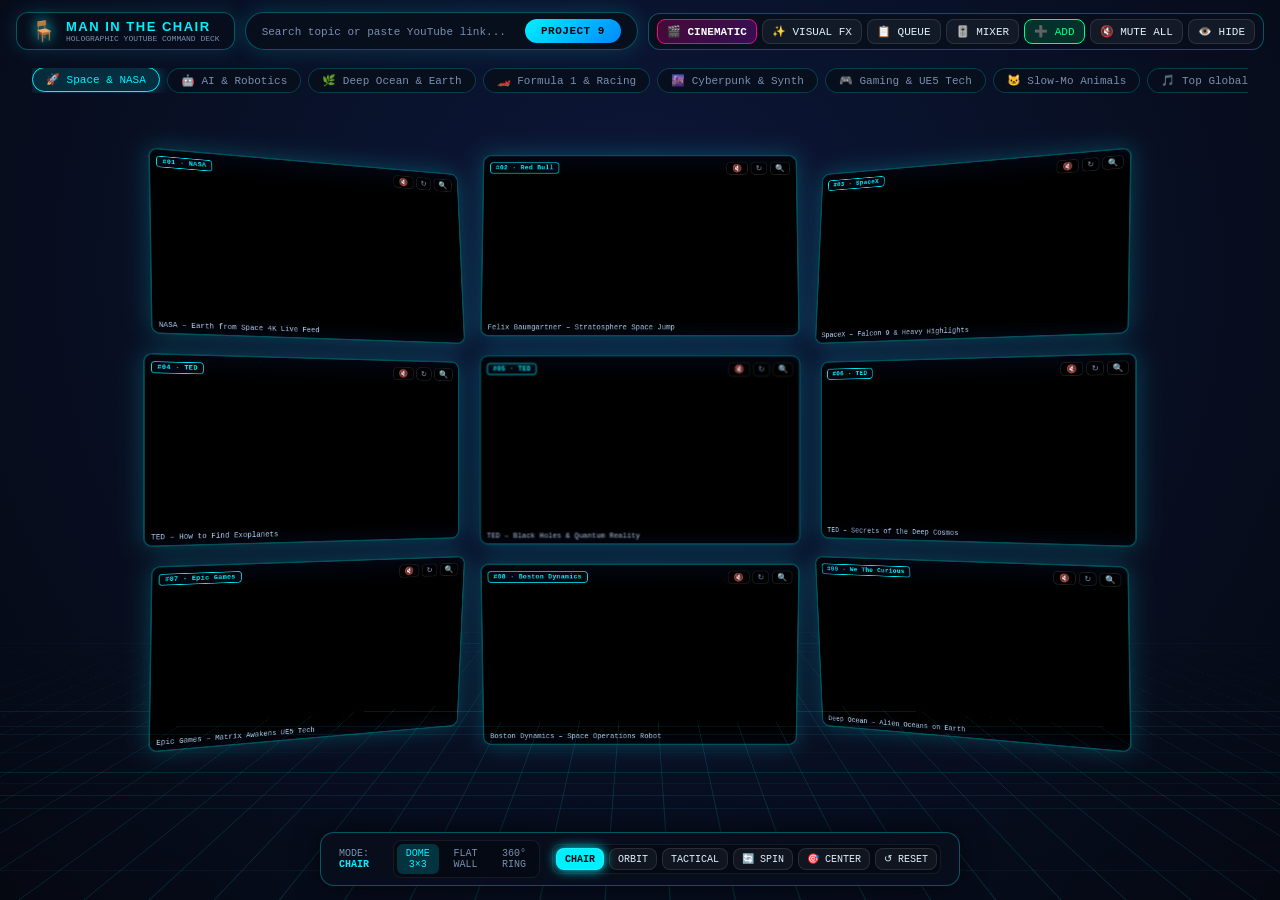
<file: index.html>
<!DOCTYPE html>
<html lang="en">
<head>
  <meta charset="UTF-8" />
  <meta name="viewport" content="width=device-width, initial-scale=1.0" />
  <title>MAN IN THE CHAIR · 3D Multi-Stream Command Deck</title>
  <link rel="stylesheet" href="static/style.css" />
</head>
<body>

  <!-- 3D VIEWPORT -->
  <div id="viewport">
    <div class="floor-grid"></div>
    <div id="screens-cluster"></div>
  </div>

  <!-- FLOATING RESTORE UI BUTTON (Visible when UI is hidden) -->
  <button id="ui-restore-btn" style="display: none;">👁️ RESTORE UI [H]</button>

  <!-- TOP HUD -->
  <header class="top-hud">
    <div class="brand">
      <span class="brand-icon">🪑</span>
      <div>
        <div class="brand-name">MAN IN THE CHAIR</div>
        <div class="brand-sub">HOLOGRAPHIC YOUTUBE COMMAND DECK</div>
      </div>
    </div>

    <!-- MAIN SEARCH BAR -->
    <form class="search-bar" id="search-form">
      <input type="text" id="search-input" placeholder="Search topic or paste YouTube link..." autocomplete="off" />
      <button type="submit">PROJECT 9</button>
    </form>

    <!-- RIGHT HUD ACTIONS -->
    <div class="hud-controls">
      <button class="hud-btn highlight-btn" id="btn-cinematic" title="Trigger Cinematic Experience">🎬 CINEMATIC</button>
      <button class="hud-btn" id="btn-visual-fx" title="Hologram Shaders & Visual Controls">✨ VISUAL FX</button>
      <button class="hud-btn" id="btn-playlist" title="Active Streams List">📋 QUEUE</button>
      <button class="hud-btn" id="btn-mixer" title="Audio Mixer & Spatial Falloff">🎚️ MIXER</button>
      <button class="hud-btn add-btn" id="btn-add" title="Deploy custom stream">➕ ADD</button>
      <button class="hud-btn" id="btn-mute-all" title="Master Audio Toggle">🔇 MUTE ALL</button>
      <button class="hud-btn" id="btn-hide-ui" title="Hide User Interface [H]">👁️ HIDE</button>
    </div>
  </header>

  <!-- CATEGORY PILLS BAR -->
  <nav class="pills-bar" id="pills-bar">
    <button class="pill active" data-cat="space">🚀 Space & NASA</button>
    <button class="pill" data-cat="ai">🤖 AI & Robotics</button>
    <button class="pill" data-cat="nature">🌿 Deep Ocean & Earth</button>
    <button class="pill" data-cat="f1">🏎️ Formula 1 & Racing</button>
    <button class="pill" data-cat="cyberpunk">🌆 Cyberpunk & Synth</button>
    <button class="pill" data-cat="gaming">🎮 Gaming & UE5 Tech</button>
    <button class="pill" data-cat="cats">🐱 Slow-Mo Animals</button>
    <button class="pill" data-cat="music">🎵 Top Global Music</button>
  </nav>

  <!-- VISUAL FX DRAWER (Left) -->
  <aside class="side-panel left-drawer" id="visual-fx-panel">
    <div class="panel-title-row">
      <span>✨ VISUAL ELEMENTS & SHADERS</span>
      <button class="panel-close-btn" id="visual-fx-close">✕</button>
    </div>

    <!-- Theme Shaders -->
    <div class="vfx-section">
      <div class="vfx-label">COLOR THEME & VECTOR SHADERS</div>
      <div class="theme-grid">
        <button class="theme-btn active" data-theme="cyber">CYBER</button>
        <button class="theme-btn" data-theme="green-vector">MATRIX 🟢</button>
        <button class="theme-btn" data-theme="amber-tactical">AMBER 🟠</button>
        <button class="theme-btn" data-theme="cyan-holo">CYAN 🔵</button>
        <button class="theme-btn" data-theme="synthwave">SYNTH 🟣</button>
      </div>
    </div>

    <!-- Layout Density / Screen Spacing -->
    <div class="vfx-section">
      <div class="vfx-label">SCREEN SPACING & GRID DENSITY</div>
      <div class="slider-group">
        <label>Spacing</label>
        <input type="range" id="sl-screen-spacing" min="0.4" max="1.8" step="0.05" value="1.0" />
        <span id="spacing-val">1.0x</span>
      </div>
    </div>

    <!-- Optical Depth of Field (DoF) -->
    <div class="vfx-section">
      <div class="vfx-label">OPTICAL DEPTH OF FIELD (DOF)</div>
      <div class="mixer-toggle-row">
        <label class="toggle-switch">
          <input type="checkbox" id="chk-dof-enable" />
          <span class="toggle-slider"></span>
        </label>
        <span class="toggle-label">Dynamic Distance Blur</span>
      </div>
      <div class="slider-group">
        <label>Blur Px</label>
        <input type="range" id="sl-dof-strength" min="1" max="14" step="1" value="6" />
      </div>
    </div>

    <!-- Holographic Scanlines & Grid -->
    <div class="vfx-section">
      <div class="vfx-label">HOLOGRAPHIC SCANLINES & ENVIRONMENT</div>
      <div class="mixer-toggle-row">
        <label class="toggle-switch">
          <input type="checkbox" id="chk-scanlines-enable" checked />
          <span class="toggle-slider"></span>
        </label>
        <span class="toggle-label">CRT Scanline Mesh</span>
      </div>
      <div class="slider-group">
        <label>Scanlines</label>
        <input type="range" id="sl-scanlines-opacity" min="0" max="0.6" step="0.02" value="0.22" />
      </div>
      <div class="slider-group">
        <label>Floor Grid</label>
        <input type="range" id="sl-floor-brightness" min="0" max="1.5" step="0.05" value="1.0" />
      </div>
    </div>
  </aside>

  <!-- ACTIVE STREAMS QUEUE PANEL (Left) -->
  <aside class="side-panel left-drawer" id="playlist-panel">
    <div class="panel-title-row">
      <span>📋 PROJECTED FEEDS (<span id="stat-count">9</span>)</span>
      <button class="panel-close-btn" id="playlist-close">✕</button>
    </div>
    <div class="playlist-sub" id="playlist-queue-info">Fetching live queue...</div>
    <div class="playlist-scroll" id="playlist-list"></div>
  </aside>

  <!-- AUDIO MIXER & SPATIAL AUDIO PANEL (Right) -->
  <aside class="side-panel right-drawer" id="mixer-panel">
    <div class="panel-title-row">
      <span>🎚️ MULTI-CHANNEL AUDIO & SPATIAL ACOUSTICS</span>
      <button class="panel-close-btn" id="mixer-close">✕</button>
    </div>

    <!-- Master & Solo Mode -->
    <div class="mixer-master-box">
      <div class="master-row">
        <span>MASTER VOLUME</span>
        <span id="master-vol-val">100%</span>
      </div>
      <input type="range" id="sl-master-vol" min="0" max="100" value="100" style="width:100%; accent-color: var(--cyan);" />
      <div class="mixer-toggle-row">
        <label class="toggle-switch">
          <input type="checkbox" id="chk-solo-mode" checked />
          <span class="toggle-slider"></span>
        </label>
        <span class="toggle-label">Solo Mode (Unmuting one mutes others)</span>
      </div>
    </div>

    <!-- 3D Spatial Audio Positioning -->
    <div class="spatial-audio-box">
      <div class="spatial-header">🛰️ 3D SPATIAL PROXIMITY MIXER</div>
      <div class="mixer-toggle-row">
        <label class="toggle-switch">
          <input type="checkbox" id="chk-spatial-enable" checked />
          <span class="toggle-slider"></span>
        </label>
        <span class="toggle-label">Auto-mix volume by Camera Distance</span>
      </div>
      <div class="slider-group">
        <label>Falloff Sep</label>
        <input type="range" id="sl-spatial-sep" min="0.2" max="2.5" step="0.1" value="1.0" />
      </div>
      <div class="mixer-toggle-row">
        <label class="toggle-switch">
          <input type="checkbox" id="chk-single-priority" />
          <span class="toggle-slider"></span>
        </label>
        <span class="toggle-label">Single Video Dominance Priority</span>
      </div>
    </div>

    <!-- Per-Screen Audio Faders -->
    <div class="mixer-strips-scroll" id="mixer-strips"></div>
  </aside>

  <!-- SCREEN SPATIAL ADJUSTER PANEL (Right) -->
  <aside class="side-panel right-drawer" id="adj-panel">
    <div class="panel-title-row">
      <span id="adj-screen-label">SCREEN ADJUSTER</span>
      <button class="panel-close-btn" id="adj-close">✕</button>
    </div>
    <div class="slider-group">
      <label>Scale</label>
      <input type="range" id="sl-scale" min="0.3" max="2.4" step="0.05" value="1" />
    </div>
    <div class="slider-group">
      <label>X-Offset</label>
      <input type="range" id="sl-x" min="-1200" max="1200" step="10" value="0" />
    </div>
    <div class="slider-group">
      <label>Y-Offset</label>
      <input type="range" id="sl-y" min="-700" max="700" step="10" value="0" />
    </div>
    <div class="slider-group">
      <label>Depth (Z)</label>
      <input type="range" id="sl-z" min="-800" max="400" step="10" value="0" />
    </div>
    <div class="slider-group">
      <label>Angle (Y)</label>
      <input type="range" id="sl-rot" min="-60" max="60" step="1" value="0" />
    </div>
    <div class="panel-actions">
      <button class="panel-btn" id="adj-save">💾 Save</button>
      <button class="panel-btn" id="adj-load">📂 Load</button>
      <button class="panel-btn danger" id="adj-remove">🗑 Remove</button>
    </div>
  </aside>

  <!-- BOTTOM STATUS & CAMERA BAR -->
  <footer class="bottom-bar">
    <div class="stat">MODE: <strong id="stat-cam">CHAIR</strong></div>
    <div class="layout-btns">
      <button class="layout-btn active" data-layout="dome">DOME 3×3</button>
      <button class="layout-btn" data-layout="flat">FLAT WALL</button>
      <button class="layout-btn" data-layout="ring">360° RING</button>
    </div>
    <div class="layout-btns">
      <button class="hud-btn sm cam-btn active" data-cam="chair">CHAIR</button>
      <button class="hud-btn sm cam-btn" data-cam="orbit">ORBIT</button>
      <button class="hud-btn sm cam-btn" data-cam="tactical">TACTICAL</button>
      <button class="hud-btn sm" id="btn-spin-toggle">🔄 SPIN</button>
      <button class="hud-btn sm" id="btn-reset-cam">🎯 CENTER</button>
      <button class="hud-btn sm" id="btn-reset-layout">↺ RESET</button>
    </div>
  </footer>

  <!-- ADD SCREEN MODAL -->
  <div class="modal-back" id="add-modal">
    <div class="modal">
      <div class="modal-title">DEPLOY CUSTOM STREAM</div>
      <div class="modal-sub">Enter any topic or paste a direct YouTube video URL:</div>
      <input type="text" id="modal-input" placeholder="e.g. quantum physics or https://youtube.com/..." autocomplete="off" />
      <div class="modal-btns">
        <button class="panel-btn confirm" id="modal-confirm">PROJECT STREAM</button>
        <button class="panel-btn" id="modal-cancel">CANCEL</button>
      </div>
    </div>
  </div>

  <!-- CINEMATIC LAUNCHER MODAL -->
  <div class="modal-back" id="cinematic-modal">
    <div class="modal cinematic-modal-box">
      <div class="modal-title">🎬 LAUNCH CINEMATIC ORCHESTRATION</div>
      <div class="modal-sub">Choose a cinematic flight sequence (preheats streams with 5-second buffer countdown):</div>
      <input type="text" id="cinematic-input" placeholder="Enter topic (e.g. Deep Space, Cyberpunk, F1)..." autocomplete="off" />
      
      <div class="cinematic-options-grid">
        <div class="cin-opt-card" data-opt="1">
          <div class="cin-opt-title">🌟 OPTION 1: 25-STREAM COSMIC CONSTELLATION</div>
          <div class="cin-opt-desc">Starts from pure black with hero video in close-up. Over 52s, camera glides back as 25 feeds dissolve into floating multi-tiered depth with distance-based darkness shading.</div>
        </div>
        <div class="cin-opt-card" data-opt="2">
          <div class="cin-opt-title">🌪️ OPTION 2: 360° CYLINDRICAL VORTEX WARP</div>
          <div class="cin-opt-desc">Rapid vertical spin through a towering cylindrical vortex of live streams that decelerates into an orbital panoramic glide.</div>
        </div>
        <div class="cin-opt-card" data-opt="3">
          <div class="cin-opt-title">🟢 OPTION 3: TACTICAL MATRIX DEPLOYMENT</div>
          <div class="cin-opt-desc">Transforms the environment into green monochrome vector shaders as streams sequentially lock onto a high-density tactical array.</div>
        </div>
        <div class="cin-opt-card" data-opt="4">
          <div class="cin-opt-title">🎯 OPTION 4: SPOTLIGHT ACOUSTIC FLY-AROUND</div>
          <div class="cin-opt-desc">Camera performs an acoustic slalom flight around individual screens in 3D space, highlighting each audio channel dynamically.</div>
        </div>
      </div>

      <div class="modal-btns">
        <button class="panel-btn" id="cinematic-cancel">CANCEL</button>
      </div>
    </div>
  </div>

  <!-- CINEMATIC RUNNING OVERLAY & 5S COUNTDOWN -->
  <div id="cinematic-overlay" style="display: none;">
    <div class="cinematic-hud">
      <div class="cinematic-rec-dot">● CINEMATIC ACTIVE</div>
      <div id="cinematic-banner">ORCHESTRATING 25 HD STREAMS</div>
      <button class="cinematic-exit-btn" id="btn-cinematic-exit">EXIT CINEMATIC [ESC]</button>
    </div>

    <!-- 5-Second Buffer Windup Countdown Banner -->
    <div class="cinematic-windup-box" id="cinematic-windup-box" style="display: none;">
      <div class="windup-title">PREHEATING & BUFFERING 25 HD STREAMS</div>
      <div class="windup-timer" id="windup-timer-text">5.0s</div>
      <div class="windup-sub">Synchronizing audio channels & optical perspective...</div>
      <div class="windup-progress-bar">
        <div class="windup-progress-fill" id="windup-progress-fill"></div>
      </div>
    </div>

    <div></div>
  </div>

  <!-- FLOATING NOTIFICATION TOAST -->
  <div class="toast" id="toast"></div>

  <!-- JAVASCRIPT MODULES -->
  <script src="static/youtube_engine.js"></script>
  <script src="static/viewport.js"></script>
  <script src="static/app.js"></script>
</body>
</html>
</file>
<file: static/style.css>
:root {
  --cyan: #00f0ff;
  --green: #00ff88;
  --matrix-green: #00ff66;
  --pink: #ff007f;
  --red: #ff3344;
  --gold: #ffb800;
  --purple: #bc13fe;
  --bg: #050811;
  --panel: rgba(8, 14, 28, 0.94);
  --border: rgba(0, 240, 255, 0.32);
  --border-muted: rgba(255, 255, 255, 0.12);
  --muted: #7890b0;
  --mono: 'SF Mono', 'Cascadia Code', 'Courier New', monospace;
  --scanline-opacity: 0.22;
}

* { box-sizing: border-box; margin: 0; padding: 0; }

html, body {
  background: #050811;
  color: #e0f2fe;
  height: 100vh;
  overflow: hidden;
  perspective: 1400px;
  font-family: -apple-system, BlinkMacSystemFont, 'Segoe UI', Roboto, sans-serif;
  user-select: none;
}

body {
  background: radial-gradient(ellipse at 50% 30%, #0c183a 0%, #050811 100%);
  transition: background .4s ease;
}

/* ── 100% PURE BLACK CINEMATIC VOID ──────────────── */
html.cinematic-blackout,
body.cinematic-blackout,
body.cinematic-blackout #viewport {
  background: #000000 !important;
  background-color: #000000 !important;
  background-image: none !important;
}

body.cinematic-blackout .floor-grid {
  display: none !important;
  opacity: 0 !important;
}

/* ── 3D VIEWPORT ─────────────────────────────────── */
#viewport {
  position: absolute; inset: 0;
  display: flex; align-items: center; justify-content: center;
  transform-style: preserve-3d;
  z-index: 10;
  transition: transform .18s cubic-bezier(.16,1,.3,1);
}

.floor-grid {
  position: absolute;
  width: 3800px; height: 3800px;
  background-image:
    linear-gradient(rgba(0,240,255,.14) 1px, transparent 1px),
    linear-gradient(90deg, rgba(0,240,255,.14) 1px, transparent 1px);
  background-size: 55px 55px;
  transform: rotateX(90deg) translateZ(-380px);
  mask-image: radial-gradient(circle at center, #000 25%, transparent 74%);
  -webkit-mask-image: radial-gradient(circle at center, #000 25%, transparent 74%);
  pointer-events: none;
  transition: background-image .35s, opacity .5s;
}

#screens-cluster {
  position: relative; width: 0; height: 0;
  transform-style: preserve-3d;
}

/* ── HOLOGRAPHIC SCREEN TILE ─────────────────────── */
.holo-screen {
  position: absolute;
  width: 440px; height: 260px;
  left: -220px; top: -130px;
  border: 2px solid var(--border);
  border-radius: 12px;
  background: #02040a;
  box-shadow: 0 0 32px rgba(0,240,255,.22), inset 0 0 20px rgba(0,240,255,.1);
  overflow: hidden;
  cursor: pointer;
  transform-style: preserve-3d;
  display: block;
  opacity: 1;
}

.holo-screen::after {
  content: ''; position: absolute; inset: 0; pointer-events: none; z-index: 3;
  opacity: var(--scanline-opacity);
  background: repeating-linear-gradient(
    to bottom,
    transparent 0px, transparent 2px,
    rgba(0,0,0,.9) 2px, rgba(0,0,0,.9) 4px
  );
  transition: opacity .25s;
}

.holo-screen:hover {
  border-color: var(--cyan);
  box-shadow: 0 0 54px rgba(0,240,255,.7), inset 0 0 30px rgba(0,240,255,.3);
  z-index: 50;
}

.holo-screen.focused {
  border-color: var(--green) !important;
  box-shadow: 0 0 75px rgba(0,255,136,.8), inset 0 0 34px rgba(0,255,136,.35) !important;
  z-index: 100;
}

/* Screen Top Bar */
.screen-top-bar {
  position: absolute; top: 0; left: 0; right: 0; height: 34px;
  padding: 5px 8px; z-index: 6;
  display: flex; align-items: center; justify-content: space-between; gap: 6px;
  background: linear-gradient(180deg, rgba(2,6,16,0.95) 0%, rgba(2,6,16,0) 100%);
  pointer-events: auto;
}

.screen-badge {
  background: rgba(5,8,17,.92);
  border: 1px solid var(--cyan);
  color: var(--cyan); font-size: 9px; font-family: var(--mono);
  font-weight: 700; padding: 2px 7px; border-radius: 4px;
  letter-spacing: .4px;
  white-space: nowrap; overflow: hidden; text-overflow: ellipsis;
  max-width: 190px;
}

.screen-btn-group {
  display: flex; gap: 4px; align-items: center;
}

.screen-audio-btn {
  background: rgba(0,0,0,0.8);
  border: 1px solid var(--border-muted);
  border-radius: 6px;
  color: #fff; font-size: 11px;
  padding: 2px 7px; cursor: pointer;
  transition: all .18s;
}
.screen-audio-btn.unmuted {
  background: var(--green); border-color: var(--green); color: #000;
  font-weight: 800; box-shadow: 0 0 12px rgba(0,255,136,0.7);
}
.screen-audio-btn.muted:hover {
  background: rgba(0,240,255,0.25); border-color: var(--cyan);
}

.screen-action-btn {
  background: rgba(0,0,0,0.75);
  border: 1px solid var(--border-muted);
  border-radius: 6px; color: var(--muted);
  font-size: 11px; padding: 2px 6px; cursor: pointer;
  transition: all .18s;
}
.screen-action-btn:hover {
  color: var(--cyan); border-color: var(--cyan); background: rgba(0,240,255,0.25);
  box-shadow: 0 0 8px rgba(0,240,255,0.3);
}

/* Screen Title Ticker Bar */
.screen-title-bar {
  position: absolute; bottom: 0; left: 0; right: 0;
  padding: 5px 8px; z-index: 6;
  background: linear-gradient(0deg, rgba(2,6,16,0.96) 0%, rgba(2,6,16,0) 100%);
  font-size: 10px; font-family: var(--mono); color: #b0c8e8;
  white-space: nowrap; overflow: hidden; text-overflow: ellipsis;
  pointer-events: none;
}

/* YouTube Player IFrame fill */
.holo-screen iframe {
  width: 100%; height: 100%;
  position: absolute; inset: 0;
  border: none; display: block;
  pointer-events: none;
  background: #000;
  transition: filter .35s ease;
}
.holo-screen.focused iframe {
  pointer-events: auto;
}

/* ── HIDE UI MODE ────────────────────────────────── */
body.ui-hidden .top-hud,
body.ui-hidden .pills-bar,
body.ui-hidden .side-panel,
body.ui-hidden .bottom-bar {
  opacity: 0 !important;
  pointer-events: none !important;
  transition: opacity .35s ease;
}

#ui-restore-btn {
  position: absolute; bottom: 20px; left: 20px; z-index: 5000;
  background: var(--panel); backdrop-filter: blur(16px);
  border: 1px solid var(--cyan); color: var(--cyan);
  padding: 8px 16px; border-radius: 20px; font-size: 11px;
  font-family: var(--mono); font-weight: 700; cursor: pointer;
  box-shadow: 0 0 20px rgba(0,240,255,0.4);
  transition: all .2s;
}
#ui-restore-btn:hover {
  background: var(--cyan); color: #000; box-shadow: 0 0 24px var(--cyan);
}

/* ── CINEMATIC OVERLAY & COUNTDOWN ──────────────── */
#cinematic-overlay {
  position: fixed; inset: 0; z-index: 4000;
  pointer-events: none; display: flex; flex-direction: column;
  justify-content: space-between; padding: 24px 30px;
}
.cinematic-hud {
  display: flex; justify-content: space-between; align-items: center;
  width: 100%; pointer-events: auto;
}
.cinematic-rec-dot {
  color: var(--red); font-family: var(--mono); font-weight: 800;
  font-size: 13px; letter-spacing: 1px;
  animation: blink 1.2s infinite ease-in-out;
}
@keyframes blink { 0%,100% { opacity:1; } 50% { opacity:0.25; } }

#cinematic-banner {
  background: rgba(0,0,0,0.85); border: 1px solid var(--cyan);
  color: var(--cyan); font-family: var(--mono); font-size: 12px;
  font-weight: 700; padding: 6px 20px; border-radius: 20px;
  letter-spacing: 1.5px; box-shadow: 0 0 26px rgba(0,240,255,0.45);
}

.cinematic-exit-btn {
  background: rgba(255,51,68,0.22); border: 1px solid var(--red);
  color: #fff; font-family: var(--mono); font-size: 11px; font-weight: 700;
  padding: 6px 16px; border-radius: 8px; cursor: pointer;
  transition: all .18s;
}
.cinematic-exit-btn:hover {
  background: var(--red); color: #000; box-shadow: 0 0 16px var(--red);
}

/* Windup Countdown Center Banner */
.cinematic-windup-box {
  position: absolute; top: 50%; left: 50%; transform: translate(-50%, -50%);
  display: flex; flex-direction: column; align-items: center; gap: 14px;
  background: rgba(2, 4, 10, 0.94); border: 1px solid var(--cyan);
  border-radius: 16px; padding: 28px 38px; pointer-events: auto;
  box-shadow: 0 0 60px rgba(0,240,255,0.4); text-align: center;
}
.windup-title {
  color: var(--cyan); font-family: var(--mono); font-size: 14px; font-weight: 800; letter-spacing: 2px;
}
.windup-timer {
  font-size: 46px; font-family: var(--mono); font-weight: 900; color: #fff;
  text-shadow: 0 0 20px var(--cyan);
}
.windup-sub {
  color: var(--muted); font-size: 11px; font-family: var(--mono);
}
.windup-progress-bar {
  width: 240px; height: 6px; background: rgba(255,255,255,0.1);
  border-radius: 3px; overflow: hidden; margin-top: 4px;
}
.windup-progress-fill {
  height: 100%; width: 0%; background: var(--cyan);
  box-shadow: 0 0 10px var(--cyan); transition: width 0.1s linear;
}

/* ── SHADER / VISUAL THEMES ──────────────────────── */
body.fx-green-vector {
  background: radial-gradient(ellipse at 50% 30%, #031c0a 0%, #010802 100%);
}
body.fx-green-vector .floor-grid {
  background-image:
    linear-gradient(rgba(0,255,102,.24) 1px, transparent 1px),
    linear-gradient(90deg, rgba(0,255,102,.24) 1px, transparent 1px);
}
body.fx-green-vector .holo-screen {
  border-color: var(--matrix-green) !important;
  box-shadow: 0 0 38px rgba(0,255,102,.45), inset 0 0 24px rgba(0,255,102,.25) !important;
}
body.fx-green-vector .holo-screen iframe {
  filter: contrast(2.4) brightness(1.15) invert(0.04) hue-rotate(88deg) saturate(3.8) drop-shadow(0 0 6px #00ff66);
}
body.fx-green-vector .screen-badge,
body.fx-green-vector .brand-name,
body.fx-green-vector .stat strong {
  color: var(--matrix-green) !important;
  border-color: var(--matrix-green) !important;
}

body.fx-amber-tactical {
  background: radial-gradient(ellipse at 50% 30%, #201202 0%, #080400 100%);
}
body.fx-amber-tactical .floor-grid {
  background-image:
    linear-gradient(rgba(255,184,0,.22) 1px, transparent 1px),
    linear-gradient(90deg, rgba(255,184,0,.22) 1px, transparent 1px);
}
body.fx-amber-tactical .holo-screen {
  border-color: var(--gold) !important;
  box-shadow: 0 0 36px rgba(255,184,0,.45), inset 0 0 22px rgba(255,184,0,.25) !important;
}
body.fx-amber-tactical .holo-screen iframe {
  filter: contrast(2.1) brightness(1.1) sepia(0.95) saturate(4.0) hue-rotate(355deg);
}

body.fx-cyan-holo .holo-screen iframe {
  filter: contrast(1.6) brightness(1.1) hue-rotate(175deg) saturate(2.5);
}
body.fx-synthwave {
  background: radial-gradient(ellipse at 50% 30%, #1e052d 0%, #06010d 100%);
}
body.fx-synthwave .floor-grid {
  background-image:
    linear-gradient(rgba(188,19,254,.25) 1px, transparent 1px),
    linear-gradient(90deg, rgba(255,0,127,.25) 1px, transparent 1px);
}
body.fx-synthwave .holo-screen {
  border-color: var(--pink) !important;
  box-shadow: 0 0 42px rgba(255,0,127,.5), inset 0 0 24px rgba(188,19,254,.3) !important;
}
body.fx-synthwave .holo-screen iframe {
  filter: contrast(1.8) saturate(2.8) hue-rotate(290deg);
}

/* ── VISUAL ELEMENTS PANEL ───────────────────────── */
.vfx-section {
  background: rgba(255,255,255,0.03);
  border: 1px solid var(--border-muted);
  border-radius: 8px; padding: 10px;
  display: flex; flex-direction: column; gap: 8px;
}
.vfx-label {
  font-size: 10px; font-family: var(--mono); font-weight: 700; color: var(--cyan);
  letter-spacing: .5px;
}
.theme-grid {
  display: grid; grid-template-columns: repeat(3, 1fr); gap: 6px;
}
.theme-btn {
  background: rgba(255,255,255,0.05); border: 1px solid var(--border-muted);
  color: #fff; font-size: 10px; font-family: var(--mono); font-weight: 700;
  padding: 6px 4px; border-radius: 6px; cursor: pointer; transition: all .15s;
}
.theme-btn.active, .theme-btn:hover {
  background: rgba(0,240,255,0.2); border-color: var(--cyan); color: var(--cyan);
}

/* ── SPATIAL AUDIO BOX ───────────────────────────── */
.spatial-audio-box {
  background: rgba(0,240,255,0.04);
  border: 1px solid var(--border);
  border-radius: 8px; padding: 10px;
  display: flex; flex-direction: column; gap: 8px; margin-top: 8px;
}
.spatial-header {
  font-size: 10px; font-family: var(--mono); font-weight: 700; color: var(--green);
}

/* ── TOP HUD ─────────────────────────────────────── */
.top-hud {
  position: absolute; top: 12px; left: 16px; right: 16px;
  display: flex; align-items: center; justify-content: space-between;
  gap: 10px; z-index: 1000; pointer-events: auto;
  transition: opacity .35s;
}

.brand {
  display: flex; align-items: center; gap: 10px;
  background: var(--panel); backdrop-filter: blur(16px);
  border: 1px solid var(--border); border-radius: 12px;
  padding: 6px 14px;
  box-shadow: 0 0 20px rgba(0,240,255,.14);
  flex-shrink: 0;
}
.brand-icon { font-size: 20px; filter: drop-shadow(0 0 7px var(--cyan)); }
.brand-name { font-size: 13px; font-weight: 800; letter-spacing: 1.5px; color: var(--cyan); }
.brand-sub { font-size: 8px; color: var(--muted); font-family: var(--mono); }

.search-bar {
  flex: 1; display: flex; align-items: center; gap: 8px;
  background: var(--panel); backdrop-filter: blur(16px);
  border: 1px solid var(--border); border-radius: 30px;
  padding: 6px 16px;
  box-shadow: 0 0 22px rgba(0,240,255,.18);
  transition: box-shadow .25s, border-color .25s;
  max-width: 480px;
}
.search-bar:focus-within {
  border-color: var(--cyan);
  box-shadow: 0 0 32px rgba(0,240,255,.45);
}
.search-bar input {
  flex: 1; background: transparent; border: none; color: #fff;
  font-size: 13px; font-family: var(--mono); outline: none;
  user-select: text;
}
.search-bar input::placeholder { color: var(--muted); font-size: 11px; }
.search-bar button {
  background: linear-gradient(135deg,#00f0ff,#0088ff);
  border: none; color: #050811; font-weight: 800; font-size: 11px;
  padding: 6px 16px; border-radius: 20px; cursor: pointer;
  font-family: var(--mono); letter-spacing: .5px;
  transition: transform .15s, box-shadow .15s;
}
.search-bar button:hover {
  transform: scale(1.04);
  box-shadow: 0 0 14px var(--cyan);
}

.hud-controls {
  display: flex; gap: 5px; flex-shrink: 0;
  background: var(--panel); backdrop-filter: blur(16px);
  border: 1px solid var(--border); border-radius: 12px; padding: 5px 8px;
}

.hud-btn {
  background: rgba(255,255,255,.05);
  border: 1px solid rgba(255,255,255,.1);
  color: #e0f2fe; padding: 5px 9px; border-radius: 8px;
  font-size: 11px; font-family: var(--mono); cursor: pointer;
  transition: all .18s; white-space: nowrap;
}
.hud-btn:hover {
  background: rgba(0,240,255,.18);
  border-color: var(--cyan); color: var(--cyan);
  box-shadow: 0 0 10px rgba(0,240,255,.28);
}
.hud-btn.active {
  background: var(--cyan); color: #050811; font-weight: 800;
  box-shadow: 0 0 12px var(--cyan);
}
.hud-btn.add-btn {
  background: rgba(0, 255, 136, 0.15);
  border-color: var(--green); color: var(--green);
}
.hud-btn.add-btn:hover {
  background: var(--green); color: #000; box-shadow: 0 0 14px var(--green);
}
.hud-btn.highlight-btn {
  background: linear-gradient(135deg, rgba(255,0,127,0.25), rgba(188,19,254,0.25));
  border-color: var(--pink); color: #fff; font-weight: 700;
}
.hud-btn.highlight-btn:hover {
  background: var(--pink); color: #000; box-shadow: 0 0 14px var(--pink);
}
.hud-btn.sm { padding: 4px 8px; font-size: 10px; }

/* ── CATEGORY PILLS ──────────────────────────────── */
.pills-bar {
  position: absolute; top: 68px; left: 50%; transform: translateX(-50%);
  display: flex; gap: 7px; z-index: 1000; flex-wrap: nowrap;
  max-width: 95vw; overflow-x: auto; scrollbar-width: none;
  transition: opacity .35s;
}
.pills-bar::-webkit-scrollbar { display: none; }

.pill {
  background: var(--panel); backdrop-filter: blur(12px);
  border: 1px solid rgba(0,240,255,.22); border-radius: 20px;
  padding: 5px 13px; font-size: 11px; font-family: var(--mono);
  color: var(--muted); cursor: pointer; transition: all .18s;
  white-space: nowrap; flex-shrink: 0;
}
.pill:hover, .pill.active {
  border-color: var(--cyan); color: var(--cyan);
  background: rgba(0,240,255,.14);
  box-shadow: 0 0 14px rgba(0,240,255,.32);
  transform: translateY(-1px);
}

/* ── SIDE PANELS & DRAWERS ───────────────────────── */
.side-panel {
  position: absolute;
  background: var(--panel); backdrop-filter: blur(20px);
  border: 1px solid var(--border); border-radius: 14px;
  padding: 16px; display: none; flex-direction: column; gap: 12px;
  z-index: 1500; box-shadow: 0 0 36px rgba(0,0,0,.7);
  animation: fadeIn .22s cubic-bezier(.16,1,.3,1);
  transition: opacity .35s;
}
@keyframes fadeIn { from { opacity:0; transform: translateY(-8px); } to { opacity:1; transform:none; } }

.left-drawer {
  top: 112px; left: 18px; width: 330px; max-height: calc(100vh - 180px);
}
.right-drawer {
  top: 112px; right: 18px; width: 350px; max-height: calc(100vh - 180px);
}

.panel-title-row {
  display: flex; justify-content: space-between; align-items: center;
  border-bottom: 1px solid var(--border-muted); padding-bottom: 8px;
}
.panel-title-row span {
  color: var(--cyan); font-weight: 700; font-size: 12px; font-family: var(--mono);
  letter-spacing: .5px;
}
.panel-close-btn {
  background: transparent; border: none; color: var(--muted);
  cursor: pointer; font-size: 14px; padding: 2px 6px; border-radius: 4px;
}
.panel-close-btn:hover { color: #fff; background: rgba(255,255,255,0.1); }

/* ── PLAYLIST & MIXER STRIPS ─────────────────────── */
.playlist-sub {
  font-size: 10px; font-family: var(--mono); color: var(--muted);
}
.playlist-scroll {
  display: flex; flex-direction: column; gap: 8px;
  overflow-y: auto; max-height: calc(100vh - 260px);
  padding-right: 4px;
}
.playlist-scroll::-webkit-scrollbar { width: 4px; }
.playlist-scroll::-webkit-scrollbar-thumb { background: var(--border); border-radius: 2px; }

.playlist-item {
  display: flex; align-items: center; gap: 8px;
  background: rgba(255,255,255,0.03);
  border: 1px solid var(--border-muted);
  border-radius: 8px; padding: 7px;
  cursor: pointer; transition: all .18s;
}
.playlist-item:hover {
  background: rgba(0,240,255,0.08); border-color: var(--border);
}
.playlist-item.active {
  border-color: var(--green); background: rgba(0,255,136,0.08);
}
.pl-num {
  font-size: 10px; font-family: var(--mono); font-weight: 700;
  color: var(--cyan); background: rgba(0,240,255,0.1);
  padding: 2px 5px; border-radius: 4px;
}
.pl-info { flex: 1; min-width: 0; }
.pl-title {
  font-size: 11px; font-weight: 600; color: #fff;
  white-space: nowrap; overflow: hidden; text-overflow: ellipsis;
}
.pl-ch {
  font-size: 9px; color: var(--muted); font-family: var(--mono);
  white-space: nowrap; overflow: hidden; text-overflow: ellipsis;
}
.pl-actions { display: flex; gap: 4px; }
.pl-btn {
  background: rgba(255,255,255,0.06); border: 1px solid var(--border-muted);
  color: #fff; font-size: 10px; padding: 3px 6px; border-radius: 4px;
  cursor: pointer; transition: all .15s;
}
.pl-btn:hover { background: rgba(0,240,255,0.25); border-color: var(--cyan); }
.pl-btn.unmuted { background: var(--green); color: #000; border-color: var(--green); font-weight: 700; }

.mixer-master-box {
  background: rgba(0,0,0,0.4);
  border: 1px solid var(--border);
  border-radius: 8px; padding: 10px;
  display: flex; flex-direction: column; gap: 8px;
}
.master-row {
  display: flex; justify-content: space-between; font-size: 10px;
  font-family: var(--mono); font-weight: 700; color: var(--cyan);
}
.mixer-toggle-row {
  display: flex; align-items: center; gap: 8px; margin-top: 4px;
}
.toggle-label { font-size: 10px; color: var(--muted); font-family: var(--mono); }

.toggle-switch {
  position: relative; display: inline-block; width: 28px; height: 16px;
}
.toggle-switch input { opacity: 0; width: 0; height: 0; }
.toggle-slider {
  position: absolute; cursor: pointer; inset: 0;
  background-color: rgba(255,255,255,0.15);
  transition: .2s; border-radius: 16px;
}
.toggle-slider:before {
  position: absolute; content: ""; height: 10px; width: 10px; left: 3px; bottom: 3px;
  background-color: white; transition: .2s; border-radius: 50%;
}
.toggle-switch input:checked + .toggle-slider { background-color: var(--cyan); }
.toggle-switch input:checked + .toggle-slider:before { transform: translateX(12px); background-color: #050811; }

.mixer-strips-scroll {
  display: flex; flex-direction: column; gap: 8px;
  overflow-y: auto; max-height: calc(100vh - 380px);
  padding-right: 4px;
}
.mixer-strips-scroll::-webkit-scrollbar { width: 4px; }
.mixer-strips-scroll::-webkit-scrollbar-thumb { background: var(--border); border-radius: 2px; }

.mixer-strip {
  background: rgba(255,255,255,0.03);
  border: 1px solid var(--border-muted);
  border-radius: 8px; padding: 8px 10px;
  display: flex; flex-direction: column; gap: 6px;
}
.mixer-strip.active { border-color: var(--green); background: rgba(0,255,136,0.04); }
.strip-header { display: flex; align-items: center; gap: 6px; }
.strip-badge {
  font-size: 9px; font-family: var(--mono); font-weight: 700;
  color: var(--cyan); background: rgba(0,240,255,0.12);
  padding: 2px 4px; border-radius: 3px;
}
.strip-title {
  font-size: 10px; font-weight: 600; color: #fff;
  white-space: nowrap; overflow: hidden; text-overflow: ellipsis;
  flex: 1;
}
.strip-fader-row {
  display: flex; align-items: center; gap: 8px;
}
.strip-slider {
  flex: 1; accent-color: var(--cyan); cursor: pointer; height: 5px;
}
.strip-vol-num {
  font-size: 9px; font-family: var(--mono); color: var(--muted);
  width: 32px; text-align: right;
}
.strip-btns { display: flex; gap: 6px; }
.strip-mute-btn, .strip-solo-btn {
  flex: 1; background: rgba(255,255,255,0.06); border: 1px solid var(--border-muted);
  color: #fff; font-size: 9px; font-family: var(--mono); font-weight: 700;
  padding: 4px 0; border-radius: 4px; cursor: pointer; transition: all .15s;
}
.strip-mute-btn:hover, .strip-solo-btn:hover { border-color: var(--cyan); }
.strip-mute-btn.is-muted { background: rgba(255,51,68,0.18); border-color: var(--red); color: var(--red); }
.strip-solo-btn.is-solo { background: var(--gold); border-color: var(--gold); color: #000; }

/* ── SCREEN ADJUSTER & SLIDER GROUPS ─────────────── */
.slider-group {
  display: flex; align-items: center; gap: 8px;
  font-size: 9px; font-family: var(--mono); color: var(--muted);
}
.slider-group label { width: 60px; flex-shrink: 0; }
.slider-group input[type=range] { flex: 1; accent-color: var(--cyan); cursor: pointer; }

.panel-actions { display: flex; gap: 6px; margin-top: 4px; }
.panel-btn {
  flex: 1; background: rgba(255,255,255,.05);
  border: 1px solid rgba(255,255,255,.14);
  color: #e0f2fe; padding: 6px; border-radius: 6px;
  font-size: 10px; font-family: var(--mono); cursor: pointer;
  transition: all .18s; text-align: center;
}
.panel-btn:hover { background: rgba(0,240,255,.18); border-color: var(--cyan); color: var(--cyan); }
.panel-btn.danger:hover { background: rgba(255,51,68,.22); border-color: var(--red); color: var(--red); }
.panel-btn.confirm { background: var(--cyan); color: #050811; font-weight: 800; border-color: var(--cyan); }
.panel-btn.confirm:hover { box-shadow: 0 0 14px var(--cyan); }

/* ── BOTTOM BAR ──────────────────────────────────── */
.bottom-bar {
  position: absolute; bottom: 14px; left: 50%; transform: translateX(-50%);
  display: flex; align-items: center; gap: 12px;
  background: var(--panel); backdrop-filter: blur(16px);
  border: 1px solid var(--border); border-radius: 14px;
  padding: 7px 18px; z-index: 1000;
  box-shadow: 0 0 26px rgba(0,0,0,.65);
  transition: opacity .35s;
}
.stat { font-size: 10px; font-family: var(--mono); color: var(--muted); }
.stat strong { color: var(--cyan); }

.layout-btns {
  display: flex; gap: 5px; background: rgba(0,0,0,.3);
  padding: 3px; border-radius: 8px; border: 1px solid rgba(255,255,255,.07);
}
.layout-btn {
  background: transparent; border: none; color: var(--muted);
  font-size: 10px; font-family: var(--mono); padding: 4px 9px;
  border-radius: 6px; cursor: pointer; transition: all .18s;
}
.layout-btn.active, .layout-btn:hover {
  background: rgba(0,240,255,.18); color: var(--cyan);
}

/* ── CINEMATIC LAUNCHER MODAL ────────────────────── */
.modal-back {
  position: fixed; inset: 0; background: rgba(0,0,0,.85);
  backdrop-filter: blur(12px); display: none;
  align-items: center; justify-content: center; z-index: 3500;
}
.modal {
  width: 460px; background: var(--panel);
  border: 1px solid var(--cyan); border-radius: 14px;
  padding: 22px; display: flex; flex-direction: column; gap: 14px;
  box-shadow: 0 0 45px rgba(0,240,255,.35);
}
.cinematic-modal-box { width: 560px; }
.modal-title { font-size: 14px; font-weight: 700; color: var(--cyan); letter-spacing: 1px; }
.modal-sub { font-size: 11px; color: var(--muted); }
.modal input {
  background: rgba(0,0,0,.6); border: 1px solid var(--border);
  border-radius: 8px; padding: 10px; color: #fff; font-size: 13px;
  font-family: var(--mono); outline: none; user-select: text; width: 100%;
}
.modal-btns { display: flex; gap: 10px; }

.cinematic-options-grid {
  display: flex; flex-direction: column; gap: 8px; margin: 4px 0;
}
.cin-opt-card {
  background: rgba(255,255,255,0.03); border: 1px solid var(--border-muted);
  border-radius: 8px; padding: 10px 12px; text-align: left;
  cursor: pointer; transition: all .2s;
}
.cin-opt-card:hover {
  background: rgba(0,240,255,0.12); border-color: var(--cyan);
  transform: translateX(4px); box-shadow: 0 0 16px rgba(0,240,255,0.25);
}
.cin-opt-title {
  font-size: 12px; font-weight: 700; color: var(--cyan); font-family: var(--mono);
}
.cin-opt-desc {
  font-size: 10px; color: var(--muted); margin-top: 3px; line-height: 1.4;
}

/* ── TOAST ───────────────────────────────────────── */
.toast {
  position: absolute; top: 78px; left: 50%; transform: translateX(-50%);
  background: rgba(8,14,28,.96); backdrop-filter: blur(16px);
  border: 1px solid var(--cyan); color: var(--cyan);
  font-size: 12px; font-family: var(--mono); padding: 8px 22px;
  border-radius: 24px; box-shadow: 0 0 26px rgba(0,240,255,.48);
  z-index: 2000; display: none; letter-spacing: .5px;
}

.top-hud, .pills-bar, .side-panel, .bottom-bar, .modal-back,
input, button, select { pointer-events: auto; }
</file>
